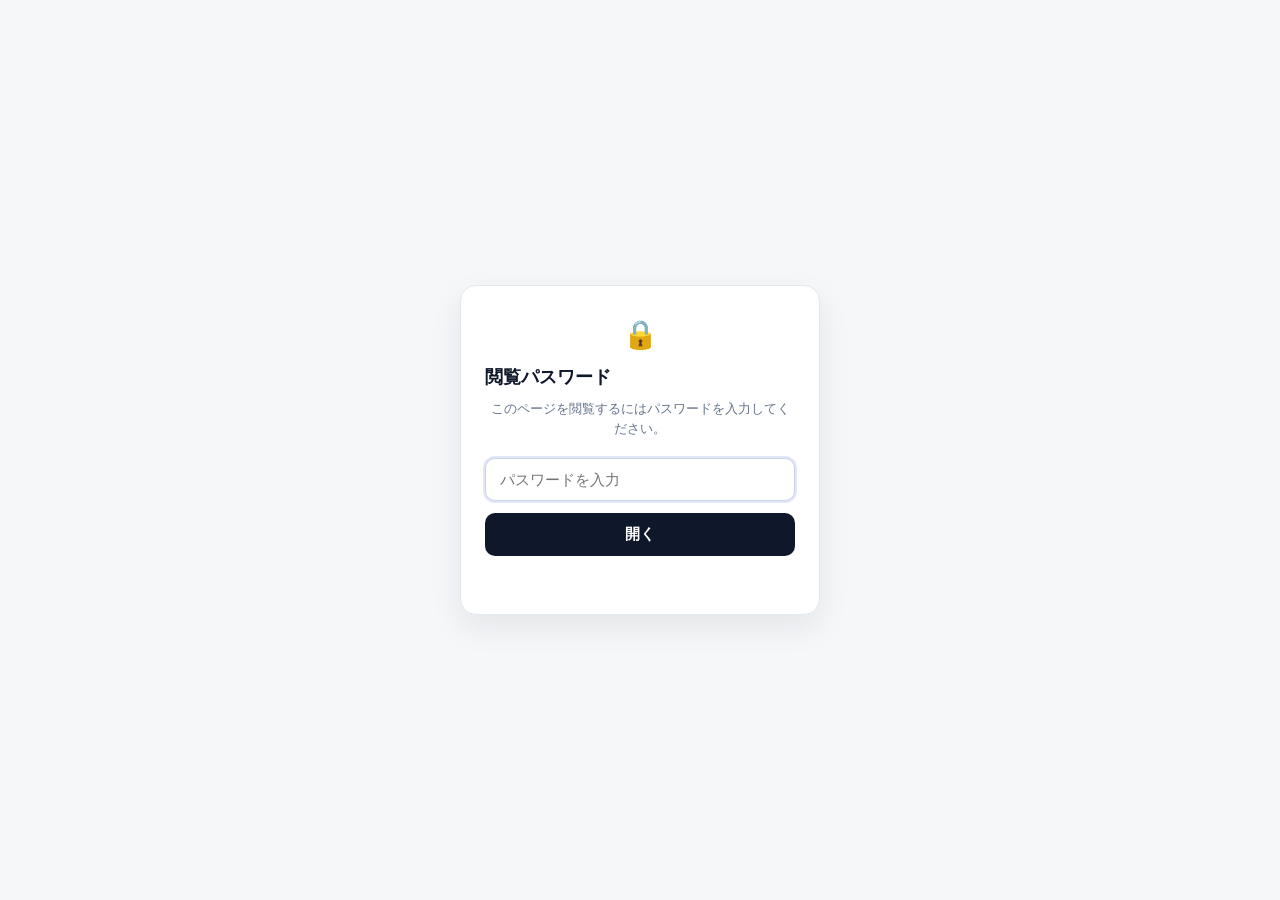
<file: capture-tool.html>
<!DOCTYPE html>
<html lang="ja">
<head>
  <meta charset="UTF-8">
  <script src="js/auth-gate.js"></script>
  <meta name="viewport" content="width=device-width, initial-scale=1.0">
  <title>証拠保全 撮影ツール（kaiji-gyotaku）</title>
  <link rel="stylesheet" href="css/capture.css">
</head>
<body>
  <div class="container">
    <header>
      <div style="display:flex;justify-content:space-between;align-items:center;flex-wrap:wrap;gap:8px;margin-bottom:8px;">
        <a href="./app.html" id="backToAppLink" style="display:inline-flex;align-items:center;gap:4px;font-size:13px;font-weight:600;color:#8C6912;background:#FFFDF7;border:1px solid rgba(184,142,30,0.45);padding:5px 12px;border-radius:10px;text-decoration:none;">
          ‹ 管理アプリに戻る
        </a>
      </div>
      <h1>📸 証拠保全 撮影サービス</h1>
      <p class="subtitle" id="caseContextSubtitle">投稿URLを渡すと、クラウド上でページを開いて取得日時＋URLの帯付きPNGを作成します</p>
    </header>

    <!-- 1. 自動撮影カード -->
    <div class="card">
      <h2>① URLから自動撮影する（Cloud Run）</h2>

      <div style="margin-bottom: 12px;">
        <label for="tokenInput">合言葉（CAPTURE_TOKEN）</label>
        <div class="row" style="margin-bottom: 4px;">
          <input type="password" id="tokenInput" placeholder="合言葉を入力（ブラウザに自動保存されます）">
          <button type="button" class="btn-secondary" id="toggleTokenBtn">表示</button>
        </div>
        <div class="hint">※一度入力するとこのブラウザに記憶されます。</div>
      </div>

      <div>
        <label for="urlInput">撮影したい投稿のURL（X・掲示板など）</label>
        <div class="row">
          <input type="url" id="urlInput" placeholder="https://x.com/..." value="https://x.com/ogino_otaku/status/2111665378275586410">
          <button type="button" id="captureBtn">撮影する</button>
        </div>
      </div>

      <div id="statusMsg" class="status"></div>

      <div id="resultBox" class="result-box">
        <div class="row" style="justify-content: space-between; align-items: center;">
          <strong>撮影結果</strong>
          <a id="downloadLink" download="gyotaku.png" style="text-decoration:none;">
            <button type="button" class="btn-success">💾 PNG画像を保存</button>
          </a>
        </div>
        <div id="metaInfo" class="meta"></div>
        <div class="preview-wrap">
          <img id="previewImg" alt="撮影結果プレビュー">
        </div>
      </div>
    </div>

    <!-- 2. 予備：手動スクショに帯を付ける機能 -->
    <div class="card">
      <details>
        <summary>②【予備】手動で撮ったスクショ画像に「日時＋URLの帯」を付ける</summary>
        <p class="hint" style="margin-top:8px;">
          ログイン必須の投稿や鍵アカウントなどで自動撮影できない場合、ご自身で撮ったスクリーンショット画像を選ぶだけで、同じデザインの「日時＋URLの帯」を下に合成できます。
        </p>
        <div style="margin-top:12px;">
          <label for="manualFile">1. スクリーンショット画像を選択</label>
          <input type="file" id="manualFile" accept="image/*" style="margin-bottom:12px;">

          <label for="manualUrl">2. 帯に記載するURL</label>
          <input type="url" id="manualUrl" placeholder="https://x.com/..." style="margin-bottom:12px;">

          <label for="manualStamp">3. 帯に記載する取得日時（空欄なら現在時刻）</label>
          <div class="row">
            <input type="text" id="manualStamp" placeholder="YYYY-MM-DD HH:MM:SS +09:00">
            <button type="button" id="manualMakeBtn">帯を合成する</button>
          </div>
        </div>
      </details>
    </div>
  </div>

  <script src="js/capture.js"></script>
</body>
</html>
</file>
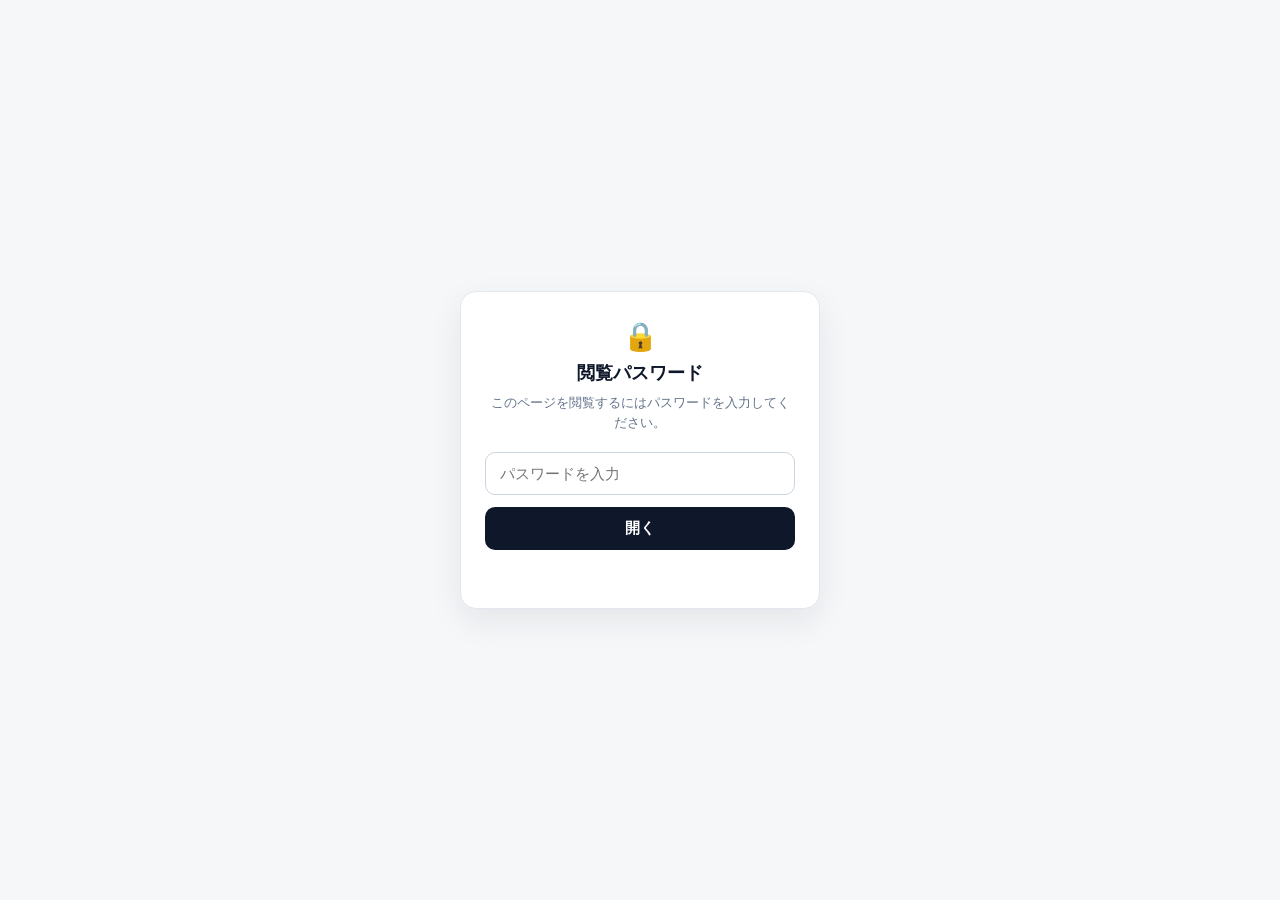
<file: spreadsheet.html>
<!doctype html>
<html lang="ja">
<head>
<meta charset="utf-8">
<script src="js/auth-gate.js"></script>
<meta name="viewport" content="width=device-width, initial-scale=1">
<title>開示請求管理マスター（掲示板・X・費用・アプリ連携） - Google スプレッドシート</title>
<link rel="icon" type="image/svg+xml" href="favicon.svg?v=2">
<link rel="apple-touch-icon" sizes="180x180" href="apple-touch-icon.png?v=2">
<style>
  * { box-sizing: border-box; margin: 0; padding: 0; }
  body {
    font-family: -apple-system, BlinkMacSystemFont, "Hiragino Sans", "Noto Sans JP", Roboto, Arial, sans-serif;
    background: #F9FBFD;
    color: #1F1F1F;
    height: 100vh;
    display: flex;
    flex-direction: column;
    overflow: hidden;
  }
  /* 上部Googleスプレッドシート風ヘッダー */
  .gs-header {
    display: flex;
    align-items: center;
    justify-content: space-between;
    padding: 8px 16px;
    background: #F9FBFD;
    border-bottom: 1px solid #E1E5EA;
    gap: 12px;
    flex-wrap: wrap;
  }
  .gs-brand {
    display: flex;
    align-items: center;
    gap: 10px;
  }
  .gs-icon {
    width: 36px;
    height: 36px;
    border-radius: 8px;
    background: #0F9D58;
    color: #fff;
    display: grid;
    place-items: center;
    font-weight: 800;
    font-size: 18px;
    box-shadow: 0 2px 6px rgba(15,157,88,0.25);
  }
  .gs-doc-title {
    font-size: 16px;
    font-weight: 700;
    color: #1F1F1F;
  }
  .gs-doc-sub {
    font-size: 11px;
    color: #5F6368;
    display: flex;
    align-items: center;
    gap: 8px;
    margin-top: 2px;
  }
  .gs-actions {
    display: flex;
    align-items: center;
    gap: 8px;
    flex-wrap: wrap;
  }
  .btn {
    height: 34px;
    padding: 0 14px;
    border-radius: 17px;
    border: 1px solid #DADCE0;
    background: #FFFFFF;
    color: #1F1F1F;
    font-size: 12.5px;
    font-weight: 700;
    cursor: pointer;
    display: inline-flex;
    align-items: center;
    gap: 6px;
    text-decoration: none;
  }
  .btn:hover { background: #F1F3F4; }
  .btn.green {
    background: #0F9D58;
    color: #FFFFFF;
    border-color: #0F9D58;
  }
  .btn.green:hover { background: #0B8043; }
  .btn.app-back {
    background: #C2432A;
    color: #FFFFFF;
    border-color: #C2432A;
  }

  /* 数式バー (fx) */
  .fx-bar {
    display: flex;
    align-items: center;
    height: 32px;
    background: #FFFFFF;
    border-bottom: 1px solid #E1E5EA;
    padding: 0 12px;
    font-size: 12.5px;
    gap: 8px;
  }
  .cell-ref {
    min-width: 56px;
    font-weight: 700;
    color: #1F1F1F;
    border-right: 1px solid #E1E5EA;
    padding-right: 8px;
    text-align: center;
    font-family: monospace;
  }
  .fx-label {
    color: #5F6368;
    font-style: italic;
    font-weight: 700;
    font-family: serif;
    padding: 0 4px;
  }
  .fx-input {
    flex: 1;
    border: none;
    outline: none;
    font-size: 12.5px;
    font-family: monospace;
    color: #1F1F1F;
    background: transparent;
  }
  .legend-bar {
    display: flex;
    align-items: center;
    gap: 16px;
    padding: 5px 16px;
    background: #F1F5F9;
    border-bottom: 1px solid #CBD5E1;
    font-size: 11.5px;
    color: #334155;
    flex-wrap: wrap;
  }
  .legend-bar span {
    display: inline-flex;
    align-items: center;
    gap: 5px;
    font-weight: 600;
  }
  .legend-bar i {
    width: 12px;
    height: 12px;
    border-radius: 3px;
    display: inline-block;
    border: 1px solid rgba(0,0,0,0.2);
  }

  /* メイングリッド領域 */
  .grid-container {
    flex: 1;
    overflow: auto;
    background: #FFFFFF;
    position: relative;
  }
  table.sheet-grid {
    border-collapse: collapse;
    width: max-content;
    min-width: 100%;
    font-size: 12px;
  }
  table.sheet-grid th, table.sheet-grid td {
    border: 1px solid #E1E5EA;
    padding: 6px 10px;
    vertical-align: top;
    line-height: 1.45;
    white-space: pre-wrap;
    word-break: break-word;
    max-width: 260px;
  }
  table.sheet-grid thead tr.col-letters th {
    background: #F8F9FA;
    color: #5F6368;
    font-weight: 700;
    font-size: 11px;
    text-align: center;
    padding: 4px 8px;
    position: sticky;
    top: 0;
    z-index: 20;
    user-select: none;
  }
  table.sheet-grid td.row-num, table.sheet-grid th.row-num {
    background: #F8F9FA;
    color: #5F6368;
    font-weight: 700;
    font-size: 11px;
    text-align: center;
    width: 38px;
    min-width: 38px;
    position: sticky;
    left: 0;
    z-index: 10;
    user-select: none;
  }
  table.sheet-grid tr.title-banner th.banner-cell {
    background: #E8F5E9;
    color: #1F1F1F;
    text-align: center;
    font-weight: 800;
    font-size: 13px;
  }
  table.sheet-grid tr.header-row th.col-head {
    background: #E8F5E9;
    color: #0F172A;
    font-weight: 800;
    text-align: center;
    border-bottom: 2px solid #1E293B;
    white-space: nowrap;
  }
  table.sheet-grid tr.header-row th.col-head.ext {
    background: #FEF3C7;
    color: #78350F;
  }
  table.sheet-grid td.selected {
    outline: 2px solid #1A73E8;
    outline-offset: -2px;
    background: rgba(26, 115, 232, 0.04);
  }
  table.sheet-grid td.red-text { color: #D93025; }
  table.sheet-grid td.num-cell { text-align: right; font-family: monospace; font-weight: 700; }
  table.sheet-grid tr.sum-row td {
    background: #F1F5F9;
    font-weight: 800;
    border-top: 2px solid #334155;
  }

  /* 下部シートタブバー（Googleスプレッドシート風） */
  .bottom-tabs {
    height: 40px;
    background: #F1F3F4;
    border-top: 1px solid #DADCE0;
    display: flex;
    align-items: stretch;
    padding: 0 12px;
    gap: 2px;
    overflow-x: auto;
  }
  .b-tab {
    padding: 0 16px;
    display: inline-flex;
    align-items: center;
    gap: 6px;
    font-size: 12.5px;
    font-weight: 700;
    color: #5F6368;
    cursor: pointer;
    border-right: 1px solid #DADCE0;
    white-space: nowrap;
    background: transparent;
    border-bottom: 3px solid transparent;
  }
  .b-tab:hover { background: #E8EAED; }
  .b-tab.on {
    background: #FFFFFF;
    color: #0F9D58;
    border-bottom-color: #0F9D58;
  }
  .toast {
    position: fixed;
    bottom: 56px;
    left: 50%;
    transform: translateX(-50%) translateY(40px);
    background: #202124;
    color: #fff;
    padding: 10px 18px;
    border-radius: 20px;
    font-size: 13px;
    font-weight: 600;
    opacity: 0;
    pointer-events: none;
    transition: all .2s;
    z-index: 100;
  }
  .toast.on {
    opacity: 1;
    transform: translateX(-50%) translateY(0);
  }
</style>
</head>
<body>

  <header class="gs-header">
    <div class="gs-brand">
      <div class="gs-icon">田</div>
      <div>
        <div class="gs-doc-title">開示請求管理マスター（掲示板・X・費用・アプリ連携）</div>
        <div class="gs-doc-sub">
          <span>全5シート（弁護士管理フォーマット完全準拠 ＋ アプリ案件詳細逆算カラム）</span>
        </div>
      </div>
    </div>
    <div class="gs-actions">
      <button class="btn" onclick="copyCurrentSheetTsv()">📋 このシートをコピー（スプシへ貼付可）</button>
      <button class="btn" onclick="copyGasCode()">⚡ 自動構築GASをコピー</button>
      <a class="btn green" href="kaiji_master_template.xlsx" download="開示請求管理マスター_全5シート.xlsx">📗 Excel/スプシ形式(.xlsx)をDL</a>
      <button class="btn" onclick="downloadAllCsv()">📥 全5シートCSV</button>
      <a class="btn app-back" href="app.html">‹ アプリ画面に戻る</a>
    </div>
  </header>

  <div class="legend-bar">
    <span><i style="background:#E8F5E9;"></i>緑ヘッダー：弁護士管理スプシ必須項目（①掲示板目録・②X目録・③費用管理 100%準拠）</span>
    <span><i style="background:#FEF3C7;"></i>黄ヘッダー：アプリの案件詳細・魚拓・マイルストーン・ボール/タスク・分析から逆算した連携項目</span>
    <span style="margin-left:auto;color:#0F9D58;">💡 セルをクリックすると下の fx バーに実際の数式・値が表示されます（直接編集も可能）</span>
  </div>

  <div class="fx-bar">
    <div class="cell-ref" id="cell-ref">A1</div>
    <div class="fx-label">fx</div>
    <input type="text" class="fx-input" id="fx-input" readonly placeholder="セルを選択すると数式または値が表示されます">
  </div>

  <div class="grid-container" id="grid-container"></div>

  <div class="bottom-tabs" id="bottom-tabs">
    <div class="b-tab on" data-sheet="bbs" onclick="selectSheet('bbs')">▾ 投稿記事目録_掲示板</div>
    <div class="b-tab" data-sheet="x" onclick="selectSheet('x')">▾ 投稿記事目録_X</div>
    <div class="b-tab" data-sheet="cost" onclick="selectSheet('cost')">▾ 費用・入金管理</div>
    <div class="b-tab" data-sheet="lawyers" onclick="selectSheet('lawyers')">▾ 担当弁護士マスタ</div>
    <div class="b-tab" data-sheet="tasks" onclick="selectSheet('tasks')">▾ タスク・ボール管理</div>
    <div class="b-tab" data-sheet="docs" onclick="selectSheet('docs')">▾ 書類・証拠Drive・チャット管理</div>
  </div>

  <div class="toast" id="toast"></div>

<script src="js/app.js?v=20261125p"></script>
<script>
let activeSheet = 'bbs';

function showSheetToast(msg) {
  const t = document.getElementById('toast');
  t.textContent = msg;
  t.classList.add('on');
  clearTimeout(t._tm);
  t._tm = setTimeout(() => t.classList.remove('on'), 2400);
}

function selectSheet(key) {
  activeSheet = key;
  document.querySelectorAll('.b-tab').forEach(t => t.classList.toggle('on', t.dataset.sheet === key));
  const s = GS_SHEETS_SCHEMA[key];
  if (!s) return;

  const colCount = s.headers.length;
  let html = '<table class="sheet-grid"><thead>';
  html += '<tr class="col-letters"><th class="row-num"></th>' +
    s.headers.map((_, i) => `<th>${colLetter(i)}</th>`).join('') + '</tr></thead><tbody>';

  let currentRowNum = 1;
  if (s.titleBanner) {
    html += `<tr class="title-banner"><td class="row-num">1</td><th class="banner-cell" colspan="${s.lawyerColCount}">${s.titleBanner}</th>` +
      s.headers.slice(s.lawyerColCount).map(() => '<td></td>').join('') + '</tr>';
    html += `<tr><td class="row-num">2</td>` + s.headers.map(() => '<td></td>').join('') + '</tr>';
    currentRowNum = 3;
  }

  // ヘッダー行
  html += `<tr class="header-row"><td class="row-num">${currentRowNum}</td>` +
    s.headers.map((h, i) => `<th class="col-head ${i >= s.lawyerColCount ? 'ext' : ''}" data-addr="${colLetter(i)}${currentRowNum}" data-fx="${h}">${h}</th>`).join('') + '</tr>';
  currentRowNum++;

  // データ行
  s.rows.forEach((row, rIdx) => {
    const isCostSum = key === 'cost' && rIdx === s.rows.length - 1;
    const dispRowNum = isCostSum ? 31 : currentRowNum;
    html += `<tr class="${isCostSum ? 'sum-row' : ''}"><td class="row-num">${dispRowNum}</td>` +
      row.map((val, cIdx) => {
        const addr = `${colLetter(cIdx)}${dispRowNum}`;
        let fx = val;
        // 掲示板・X目録の自動結合列(S列=18) ＆ 担当弁護士マスタ参照列(V列=21, W列=22)の数式表示
        if (key === 'bbs' || key === 'x') {
          if (cIdx === 18) fx = `=TEXTJOIN(CHAR(10),TRUE,M${dispRowNum},N${dispRowNum},IF(O${dispRowNum}="","","〒"&O${dispRowNum}),P${dispRowNum},Q${dispRowNum},R${dispRowNum})`;
          else if (cIdx === 21) fx = `=IFERROR(VLOOKUP(U${dispRowNum},'担当弁護士マスタ'!$A$2:$F$20,2,FALSE),"")`;
          else if (cIdx === 22) fx = `=IFERROR(VLOOKUP(U${dispRowNum},'担当弁護士マスタ'!$A$2:$F$20,3,FALSE)&" / "&VLOOKUP(U${dispRowNum},'担当弁護士マスタ'!$A$2:$F$20,4,FALSE),"")`;
        }
        // 費用管理シートは実物のExcel/Googleスプレッドシート数式を保持
        if (key === 'cost') {
          if (rIdx === 0 && cIdx === 5) fx = '1980000';
          else if (!isCostSum && rIdx >= 1) {
            if (cIdx === 3) fx = `=IF(C${dispRowNum}="",0,ROUND(C${dispRowNum}*0.55,0))`;
            else if (cIdx === 4) fx = `=IF(C${dispRowNum}="",0,C${dispRowNum}-D${dispRowNum})`;
            else if (cIdx === 5) fx = `=F${dispRowNum - 1}-E${dispRowNum}`;
          } else if (isCostSum) {
            if (cIdx === 2) fx = '=SUM(C3:C30)';
            else if (cIdx === 3) fx = '=SUM(D3:D30)';
            else if (cIdx === 4) fx = '=SUM(E3:E30)';
            else if (cIdx === 8) fx = '=SUM(I3:I30)';
          }
        }
        const isRed = s.redTextStyle && cIdx < s.lawyerColCount;
        const isNum = key === 'cost' && ((cIdx >= 2 && cIdx <= 5) || cIdx === 8);
        const cls = [isRed ? 'red-text' : '', isNum ? 'num-cell' : ''].filter(Boolean).join(' ');
        return `<td class="${cls}" contenteditable="true" data-addr="${addr}" data-fx="${String(fx).replace(/"/g, '&quot;')}">${val}</td>`;
      }).join('') + '</tr>';
    currentRowNum++;
  });

  // 空行も追加して本物のスプレッドシート感を出す
  for (let extra = 0; extra < 8; extra++) {
    const rNum = (key === 'cost' ? 32 : currentRowNum) + extra;
    html += `<tr><td class="row-num">${rNum}</td>` +
      s.headers.map((_, cIdx) => `<td contenteditable="true" data-addr="${colLetter(cIdx)}${rNum}" data-fx=""></td>`).join('') + '</tr>';
  }

  html += '</tbody></table>';
  const container = document.getElementById('grid-container');
  container.innerHTML = html;

  container.querySelectorAll('td[data-addr], th[data-addr]').forEach(cell => {
    cell.addEventListener('click', () => {
      container.querySelectorAll('.selected').forEach(c => c.classList.remove('selected'));
      cell.classList.add('selected');
      document.getElementById('cell-ref').textContent = cell.dataset.addr;
      document.getElementById('fx-input').value = cell.dataset.fx || cell.textContent;
    });
    // S列（発信者情報まとめ）に1セル塊データを貼付・入力するとM〜R列へ自動分解！
    if ((key === 'bbs' || key === 'x') && cell.dataset.addr && cell.dataset.addr.startsWith('S')) {
      cell.addEventListener('input', () => {
        if (typeof parseCombinedSenderInfo !== 'function') return;
        const rowNum = cell.dataset.addr.slice(1);
        const parsed = parseCombinedSenderInfo(cell.innerText);
        const map = { M: parsed.name, N: parsed.kana, O: parsed.zip, P: parsed.address, Q: parsed.phone, R: parsed.email };
        Object.entries(map).forEach(([col, v]) => {
          const target = container.querySelector(`td[data-addr="${col}${rowNum}"]`);
          if (target && v) target.textContent = v;
        });
      });
    }
  });
}

function copyCurrentSheetTsv() {
  const s = GS_SHEETS_SCHEMA[activeSheet];
  const lines = [];
  if (s.titleBanner) {
    const t = new Array(s.headers.length).fill('');
    t[0] = s.titleBanner;
    lines.push(t.join('\t'));
    lines.push(new Array(s.headers.length).fill('').join('\t'));
  }
  lines.push(s.headers.join('\t'));
  s.rows.forEach(r => lines.push(r.map(v => String(v ?? '').replace(/\r?\n/g, ' ')).join('\t')));
  navigator.clipboard.writeText(lines.join('\n'));
  showSheetToast(`📋「${s.name}」をコピーしました！GoogleスプレッドシートのA1セルにそのままCtrl+V（⌘+V）で貼り付けられます`);
}

function copyGasCode() {
  copyGasSetupScript();
  showSheetToast('⚡ 全5シート＋数式＋Driveフォルダ自動構築GASをコピーしました！');
}

function downloadAllCsv() {
  downloadAllSheetsCsv();
  showSheetToast('📥 全5シートのCSVファイルをダウンロードしました！');
}

window.addEventListener('DOMContentLoaded', () => {
  selectSheet('bbs');
});
</script>
</body>
</html>
</file>
<file: css/capture.css>
:root {
      --bg: #f8fafc;
      --card: #ffffff;
      --text: #0f172a;
      --muted: #64748b;
      --border: #e2e8f0;
      --primary: #3b5bdb;
      --primary-hover: #2f49b5;
      --danger: #e11d48;
      --success: #0ca678;
    }
    * { box-sizing: border-box; }
    body {
      margin: 0;
      font-family: -apple-system, BlinkMacSystemFont, "Hiragino Sans", "Noto Sans JP", sans-serif;
      background: var(--bg);
      color: var(--text);
      line-height: 1.5;
      padding: 24px 16px 64px;
    }
    .container {
      max-width: 720px;
      margin: 0 auto;
    }
    header {
      margin-bottom: 20px;
    }
    h1 {
      font-size: 20px;
      margin: 0 0 4px;
      display: flex;
      align-items: center;
      gap: 8px;
    }
    .subtitle {
      font-size: 13px;
      color: var(--muted);
      margin: 0;
    }
    .card {
      background: var(--card);
      border: 1px solid var(--border);
      border-radius: 12px;
      padding: 20px;
      margin-bottom: 16px;
      box-shadow: 0 1px 3px rgba(0,0,0,0.03);
    }
    .card h2 {
      font-size: 16px;
      margin: 0 0 12px;
    }
    label {
      display: block;
      font-size: 13px;
      font-weight: 600;
      margin-bottom: 6px;
    }
    .row {
      display: flex;
      gap: 8px;
      margin-bottom: 12px;
    }
    input[type="text"], input[type="url"], input[type="password"] {
      width: 100%;
      padding: 10px 12px;
      font-size: 14px;
      border: 1px solid var(--border);
      border-radius: 8px;
      outline: none;
    }
    input:focus {
      border-color: var(--primary);
      box-shadow: 0 0 0 2px rgba(59,91,219,0.15);
    }
    button {
      background: var(--primary);
      color: #fff;
      border: none;
      border-radius: 8px;
      padding: 10px 18px;
      font-size: 14px;
      font-weight: 600;
      cursor: pointer;
      white-space: nowrap;
      transition: background 0.15s;
    }
    button:hover:not(:disabled) {
      background: var(--primary-hover);
    }
    button:disabled {
      opacity: 0.6;
      cursor: wait;
    }
    .btn-secondary {
      background: #e2e8f0;
      color: #1e293b;
    }
    .btn-secondary:hover:not(:disabled) {
      background: #cbd5e1;
    }
    .btn-success {
      background: var(--success);
    }
    .btn-success:hover:not(:disabled) {
      background: #099268;
    }
    .status {
      font-size: 13px;
      padding: 10px 12px;
      border-radius: 8px;
      margin-top: 12px;
      display: none;
    }
    .status.info { display: block; background: #eff6ff; color: #1e40af; border: 1px solid #bfdbfe; }
    .status.error { display: block; background: #fff1f2; color: var(--danger); border: 1px solid #fecdd3; }
    .status.ok { display: block; background: #ecfdf5; color: #065f46; border: 1px solid #a7f3d0; }
    .result-box {
      display: none;
      margin-top: 16px;
      border-top: 1px solid var(--border);
      padding-top: 16px;
    }
    .meta {
      font-size: 12px;
      color: var(--muted);
      background: #f1f5f9;
      padding: 10px 12px;
      border-radius: 8px;
      margin-bottom: 12px;
      word-break: break-all;
    }
    .preview-wrap {
      background: #e2e8f0;
      padding: 12px;
      border-radius: 8px;
      text-align: center;
      overflow: auto;
    }
    .preview-wrap img {
      max-width: 100%;
      height: auto;
      border-radius: 4px;
      box-shadow: 0 4px 12px rgba(0,0,0,0.12);
      display: inline-block;
    }
    details summary {
      cursor: pointer;
      font-weight: 600;
      font-size: 14px;
      color: #334155;
    }
    .hint {
      font-size: 12px;
      color: var(--muted);
      margin-top: 4px;
    }
</file>
